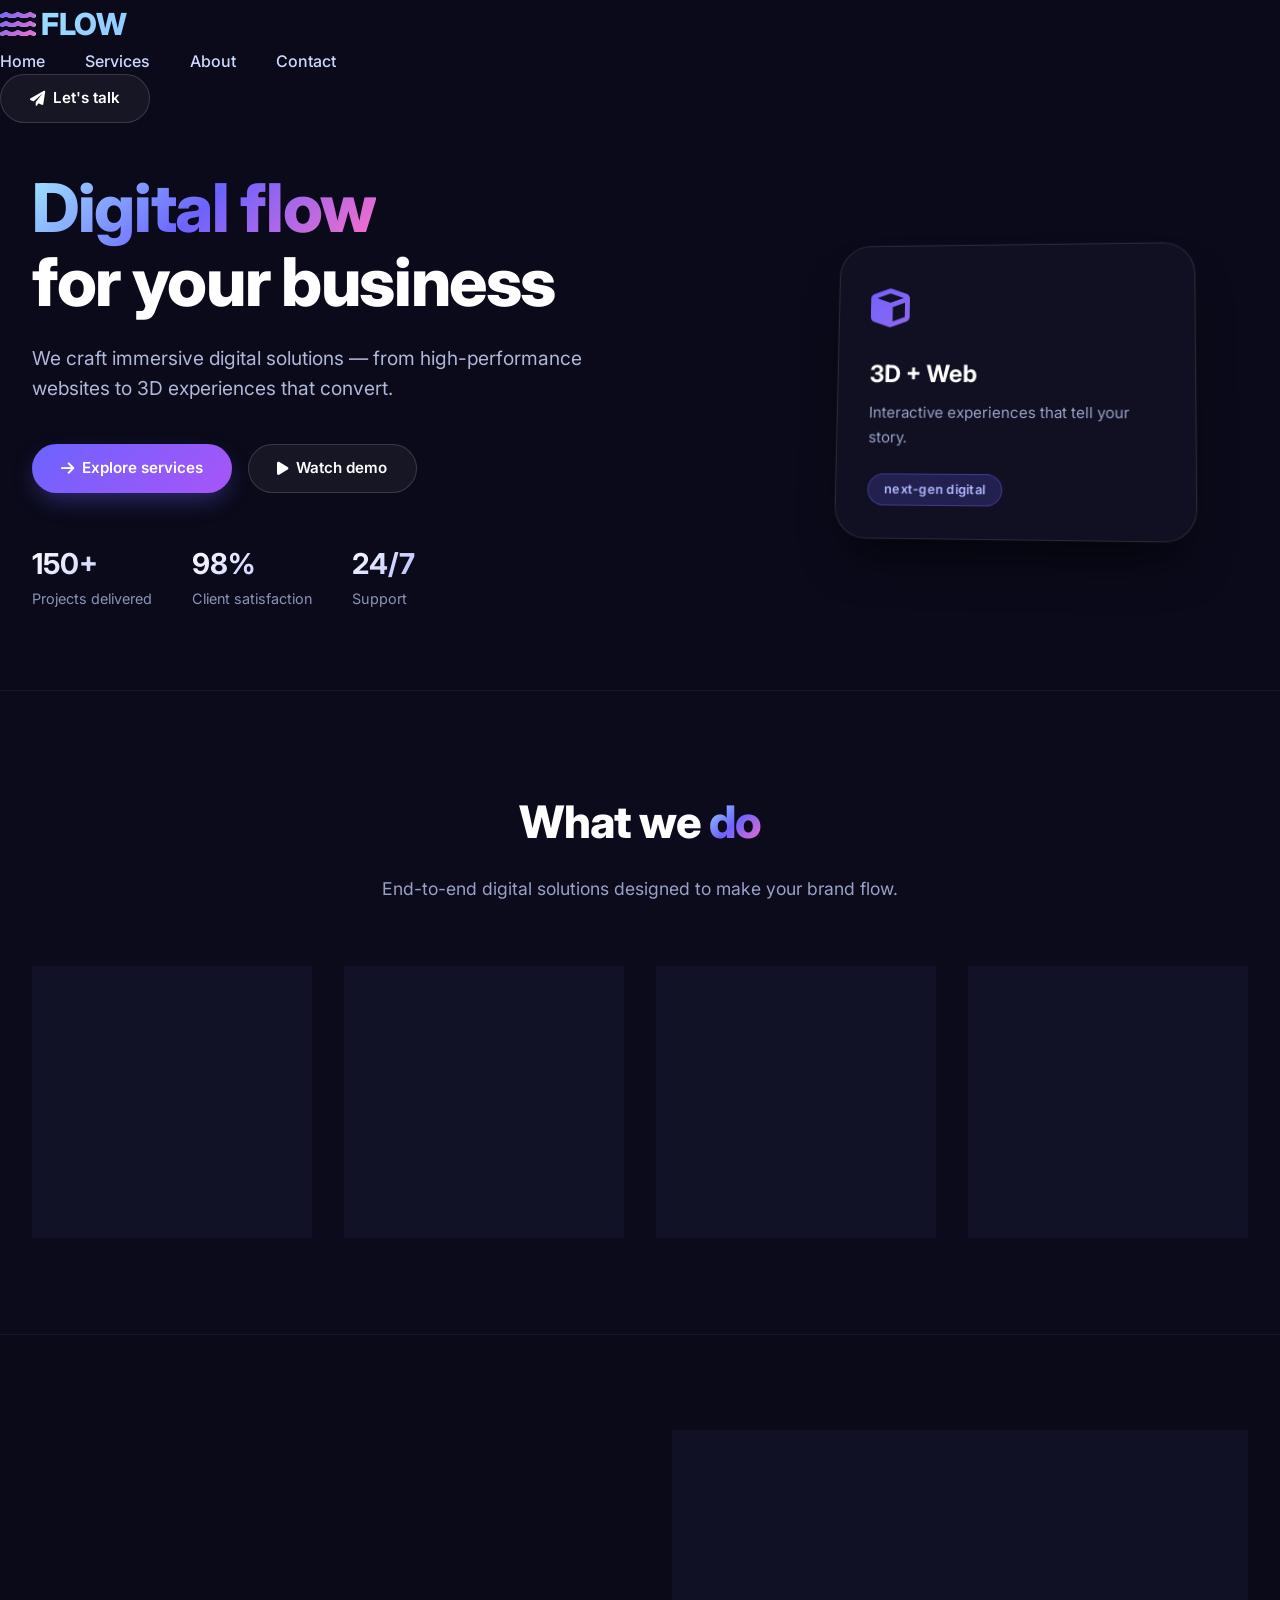
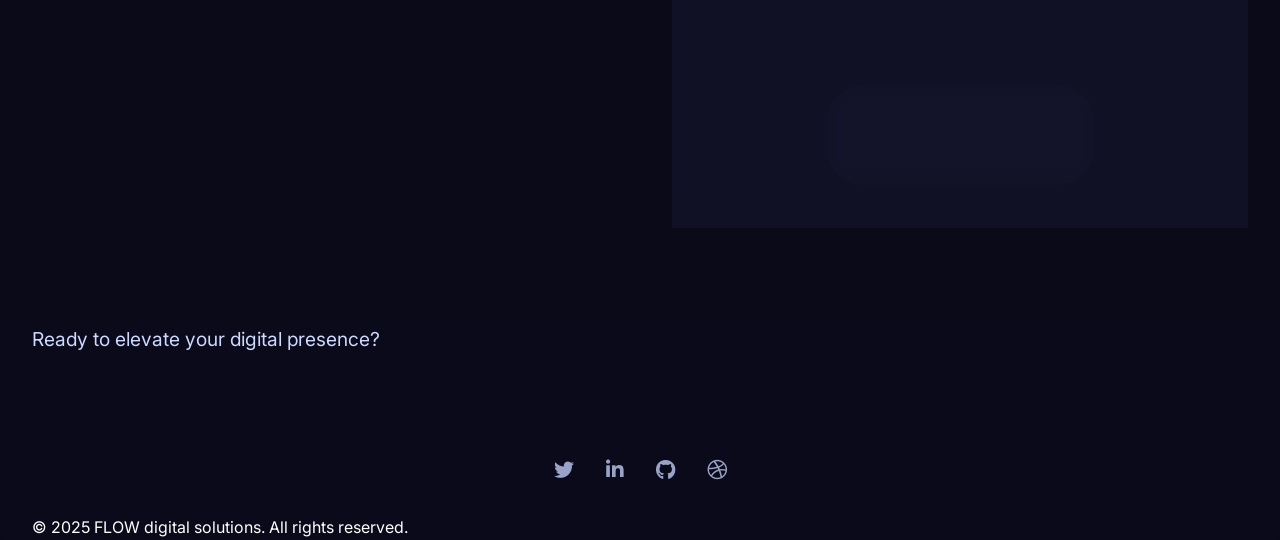
<file: index.html>
<!DOCTYPE html>
<html lang="en">
<head>
  <meta charset="UTF-8" />
  <meta name="viewport" content="width=device-width, initial-scale=1.0" />
  <meta name="description" content="FLOW - Digital solutions agency offering web development, 3D experiences, UI/UX design and digital strategy." />
  <title>FLOW | Digital Solutions</title>

  <!-- Google Fonts -->
  <link rel="preconnect" href="https://fonts.googleapis.com" />
  <link rel="preconnect" href="https://fonts.gstatic.com" crossorigin />
  <link
    href="https://fonts.googleapis.com/css2?family=Inter:opsz,wght@14..32,300;14..32,400;14..32,600;14..32,700;14..32,800&display=swap"
    rel="stylesheet"
  />

  <!-- Font Awesome -->
  <link
    rel="stylesheet"
    href="https://cdnjs.cloudflare.com/ajax/libs/font-awesome/6.0.0-beta3/css/all.min.css"
  />

  <!-- Main stylesheet -->
  <link rel="stylesheet" href="css/style.css" />
</head>
<body>
  <!-- ============================================
       3D CANVAS CONTAINER (rendered by three-scene.js)
       ============================================ -->
  <div id="canvas-container"></div>

  <!-- ============================================
       MAIN CONTENT OVERLAY
       ============================================ -->
  <div class="content">

    <!-- ================= NAVIGATION ================= -->
    <nav>
      <div class="logo">
        <i class="fas fa-water"></i> FLOW
      </div>
      <div class="nav-links">
        <a href="#home">Home</a>
        <a href="#services">Services</a>
        <a href="#about">About</a>
        <a href="#contact">Contact</a>
      </div>
      <a href="#contact" class="btn btn-outline">
        <i class="fas fa-paper-plane"></i> Let's talk
      </a>
    </nav>

    <!-- ================= HERO / HOME ================= -->
    <section id="home" class="hero">
      <div class="container hero-content">
        <div class="hero-text">
          <h1>
            <span class="gradient-text">Digital flow</span><br />
            for your business
          </h1>
          <p>
            We craft immersive digital solutions — from high-performance
            websites to 3D experiences that convert.
          </p>
          <div class="hero-cta">
            <a href="#services" class="btn btn-primary">
              <i class="fas fa-arrow-right"></i> Explore services
            </a>
            <a href="#contact" class="btn btn-outline">
              <i class="fas fa-play"></i> Watch demo
            </a>
          </div>
          <div class="hero-stats">
            <div class="stat">
              <h3>150+</h3>
              <p>Projects delivered</p>
            </div>
            <div class="stat">
              <h3>98%</h3>
              <p>Client satisfaction</p>
            </div>
            <div class="stat">
              <h3>24/7</h3>
              <p>Support</p>
            </div>
          </div>
        </div>

        <div class="hero-visual">
          <div class="glow-card">
            <div class="card-icon"><i class="fas fa-cube"></i></div>
            <h3>3D + Web</h3>
            <p>Interactive experiences that tell your story.</p>
            <span class="pill">next-gen digital</span>
          </div>
        </div>
      </div>
    </section>

    <!-- ================= SERVICES ================= -->
    <section id="services" class="services">
      <div class="container">
        <h2 class="section-title">
          What we <span class="gradient-text">do</span>
        </h2>
        <p class="section-subtitle">
          End-to-end digital solutions designed to make your brand flow.
        </p>

        <div class="services-grid">
          <div class="service-card">
            <div class="service-icon"><i class="fas fa-code"></i></div>
            <h3>Web Development</h3>
            <p>
              Modern, fast and scalable websites built with React, TypeScript
              and Next.js.
            </p>
          </div>
          <div class="service-card">
            <div class="service-icon"><i class="fas fa-cubes"></i></div>
            <h3>3D &amp; WebGL</h3>
            <p>
              Immersive 3D visuals, product configurators and interactive
              storytelling.
            </p>
          </div>
          <div class="service-card">
            <div class="service-icon"><i class="fas fa-mobile-alt"></i></div>
            <h3>UI/UX Design</h3>
            <p>
              Human-centered interfaces that drive engagement and conversions.
            </p>
          </div>
          <div class="service-card">
            <div class="service-icon"><i class="fas fa-chart-line"></i></div>
            <h3>Digital Strategy</h3>
            <p>
              Data-driven roadmaps to elevate your digital presence and ROI.
            </p>
          </div>
        </div>
      </div>
    </section>

    <!-- ================= ABOUT ================= -->
    <section id="about" class="about">
      <div class="container about-grid">
        <div class="about-text">
          <h2>
            We are <span class="gradient-text">FLOW</span>
          </h2>
          <p>
            Born from a passion for technology and design, we help brands
            navigate the digital landscape with confidence. Our team blends
            engineering precision with creative flair.
          </p>
          <ul class="feature-list">
            <li><i class="fas fa-check-circle"></i> 10+ years of combined experience</li>
            <li><i class="fas fa-check-circle"></i> TypeScript, Three.js &amp; modern stacks</li>
            <li><i class="fas fa-check-circle"></i> Agile and transparent process</li>
            <li><i class="fas fa-check-circle"></i> Global clients, local feel</li>
          </ul>
        </div>

        <div class="about-visual">
          <i class="fas fa-infinity"></i>
          <h3>Let's flow together</h3>
          <p style="color: #b0b8d9">Your vision, our craft.</p>
          <a href="#contact" class="btn btn-primary" style="margin-top: 2rem">
            <i class="fas fa-handshake"></i> Start a project
          </a>
        </div>
      </div>
    </section>

    <!-- ================= FOOTER / CONTACT ================= -->
    <footer id="contact">
      <div class="container">
        <p style="margin-bottom: 1.5rem; font-size: 1.2rem; color: #cdd9ff">
          Ready to elevate your digital presence?
        </p>
        <a href="mailto:hello@flow.digital" class="btn btn-primary" style="margin-bottom: 2rem">
          <i class="fas fa-envelope"></i> hello@flow.digital
        </a>
        <div style="display: flex; justify-content: center; gap: 2rem; margin-bottom: 2rem">
          <a href="#" style="color: #9aa3c7"><i class="fab fa-twitter fa-lg"></i></a>
          <a href="#" style="color: #9aa3c7"><i class="fab fa-linkedin-in fa-lg"></i></a>
          <a href="#" style="color: #9aa3c7"><i class="fab fa-github fa-lg"></i></a>
          <a href="#" style="color: #9aa3c7"><i class="fab fa-dribbble fa-lg"></i></a>
        </div>
        <p>© 2025 FLOW digital solutions. All rights reserved.</p>
      </div>
    </footer>
  </div>

  <!-- ============================================
       IMPORT MAP FOR THREE.JS (ES Module)
       ============================================ -->
  <script type="importmap">
    {
      "imports": {
        "three": "https://unpkg.com/three@0.128.0/build/three.module.js"
      }
    }
  </script>

  <!-- Main entry point (ES Module) -->
  <script type="module" src="js/main.js"></script>
</body>
</html>
</file>
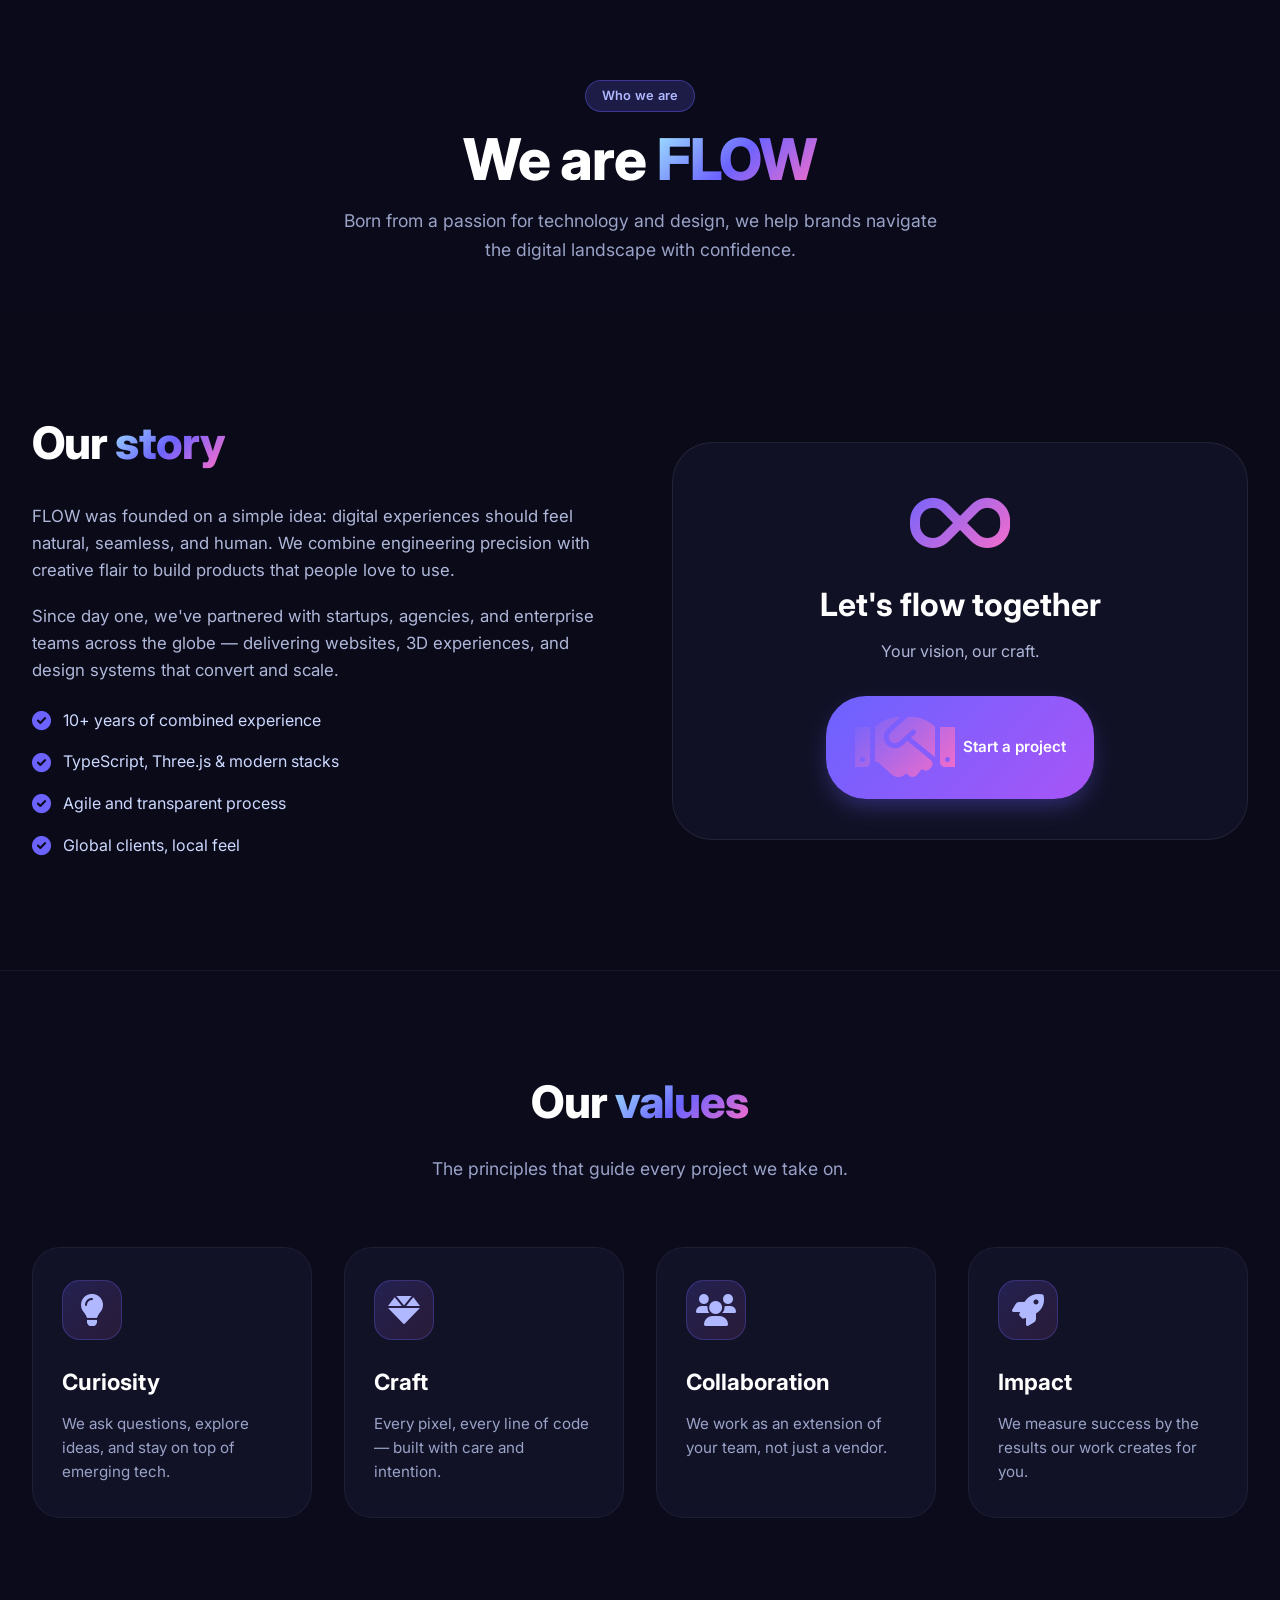
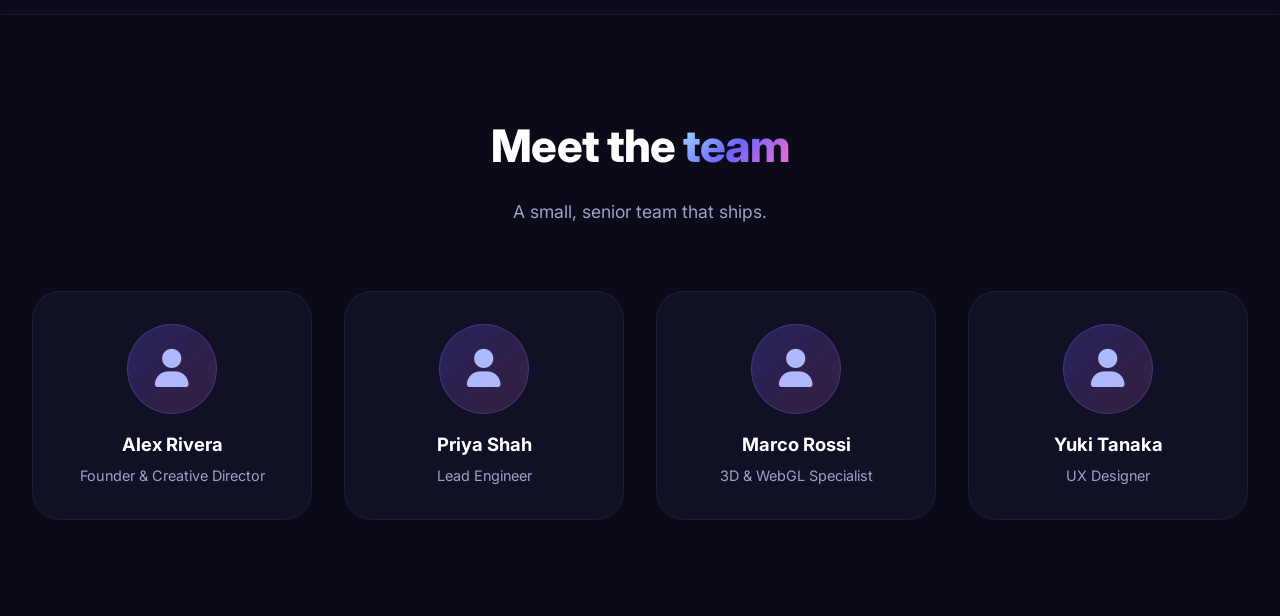
<file: about.html>
<!DOCTYPE html>
<html lang="en">
<head>
  <meta charset="UTF-8" />
  <meta name="viewport" content="width=device-width, initial-scale=1.0" />
  <meta name="description" content="About FLOW — a digital agency blending engineering precision with creative flair." />
  <title>About | FLOW</title>

  <link rel="preconnect" href="https://fonts.googleapis.com" />
  <link rel="preconnect" href="https://fonts.gstatic.com" crossorigin />
  <link href="https://fonts.googleapis.com/css2?family=Inter:opsz,wght@14..32,300;14..32,400;14..32,600;14..32,700;14..32,800&display=swap" rel="stylesheet" />
  <link rel="stylesheet" href="https://cdnjs.cloudflare.com/ajax/libs/font-awesome/6.0.0-beta3/css/all.min.css" />
  <link rel="stylesheet" href="css/style.css" />
</head>
<body>
  <div id="canvas-container"></div>

  <div class="content">

    <!-- HEADER -->
    <div data-include="header"></div>

    <!-- ============ PAGE HEADER ============ -->
    <section class="page-header">
      <div class="container">
        <span class="pill">Who we are</span>
        <h1 class="page-title">
          We are <span class="gradient-text">FLOW</span>
        </h1>
        <p class="page-subtitle">
          Born from a passion for technology and design, we help brands
          navigate the digital landscape with confidence.
        </p>
      </div>
    </section>

    <!-- ============ MISSION / STORY ============ -->
    <section class="about">
      <div class="container about-grid">
        <div class="about-text">
          <h2>Our <span class="gradient-text">story</span></h2>
          <p>
            FLOW was founded on a simple idea: digital experiences should feel
            natural, seamless, and human. We combine engineering precision with
            creative flair to build products that people love to use.
          </p>
          <p>
            Since day one, we've partnered with startups, agencies, and
            enterprise teams across the globe — delivering websites, 3D
            experiences, and design systems that convert and scale.
          </p>
          <ul class="feature-list">
            <li><i class="fas fa-check-circle"></i> 10+ years of combined experience</li>
            <li><i class="fas fa-check-circle"></i> TypeScript, Three.js &amp; modern stacks</li>
            <li><i class="fas fa-check-circle"></i> Agile and transparent process</li>
            <li><i class="fas fa-check-circle"></i> Global clients, local feel</li>
          </ul>
        </div>

        <div class="about-visual">
          <i class="fas fa-infinity"></i>
          <h3>Let's flow together</h3>
          <p style="color:#b0b8d9;">Your vision, our craft.</p>
          <a href="contact.html" class="btn btn-primary" style="margin-top:2rem;">
            <i class="fas fa-handshake"></i> Start a project
          </a>
        </div>
      </div>
    </section>

    <!-- ============ VALUES ============ -->
    <section class="services">
      <div class="container">
        <h2 class="section-title">Our <span class="gradient-text">values</span></h2>
        <p class="section-subtitle">The principles that guide every project we take on.</p>

        <div class="services-grid">
          <div class="service-card">
            <div class="service-icon"><i class="fas fa-lightbulb"></i></div>
            <h3>Curiosity</h3>
            <p>We ask questions, explore ideas, and stay on top of emerging tech.</p>
          </div>
          <div class="service-card">
            <div class="service-icon"><i class="fas fa-gem"></i></div>
            <h3>Craft</h3>
            <p>Every pixel, every line of code — built with care and intention.</p>
          </div>
          <div class="service-card">
            <div class="service-icon"><i class="fas fa-users"></i></div>
            <h3>Collaboration</h3>
            <p>We work as an extension of your team, not just a vendor.</p>
          </div>
          <div class="service-card">
            <div class="service-icon"><i class="fas fa-rocket"></i></div>
            <h3>Impact</h3>
            <p>We measure success by the results our work creates for you.</p>
          </div>
        </div>
      </div>
    </section>

    <!-- ============ TEAM ============ -->
    <section class="about">
      <div class="container">
        <h2 class="section-title">Meet the <span class="gradient-text">team</span></h2>
        <p class="section-subtitle">A small, senior team that ships.</p>

        <div class="team-grid">
          <div class="team-card">
            <div class="team-avatar"><i class="fas fa-user"></i></div>
            <h3>Alex Rivera</h3>
            <p class="team-role">Founder &amp; Creative Director</p>
          </div>
          <div class="team-card">
            <div class="team-avatar"><i class="fas fa-user"></i></div>
            <h3>Priya Shah</h3>
            <p class="team-role">Lead Engineer</p>
          </div>
          <div class="team-card">
            <div class="team-avatar"><i class="fas fa-user"></i></div>
            <h3>Marco Rossi</h3>
            <p class="team-role">3D &amp; WebGL Specialist</p>
          </div>
          <div class="team-card">
            <div class="team-avatar"><i class="fas fa-user"></i></div>
            <h3>Yuki Tanaka</h3>
            <p class="team-role">UX Designer</p>
          </div>
        </div>
      </div>
    </section>

    <!-- FOOTER -->
    <div data-include="footer"></div>
  </div>

  <script type="importmap">
    {
      "imports": {
        "three": "https://unpkg.com/three@0.128.0/build/three.module.js"
      }
    }
  </script>
  <script type="module" src="js/main.js"></script>
</body>
</html>
</file>
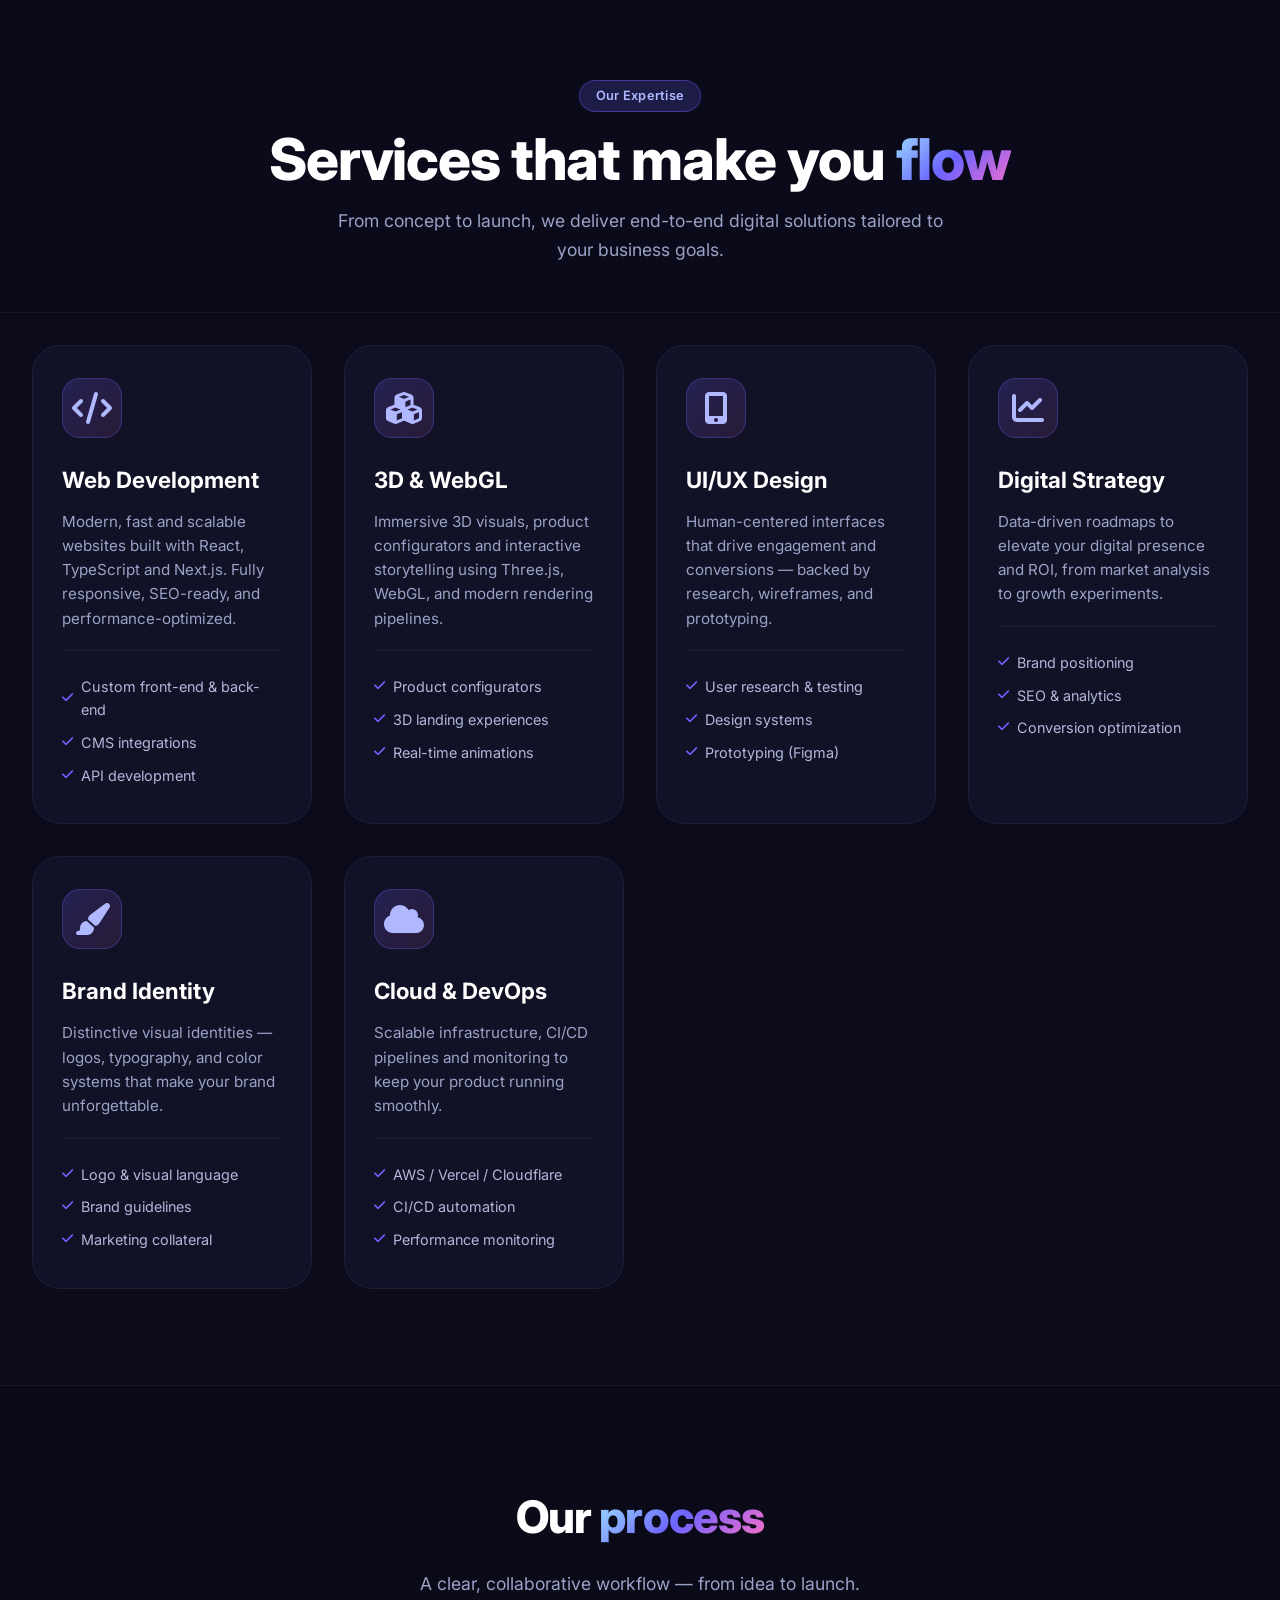
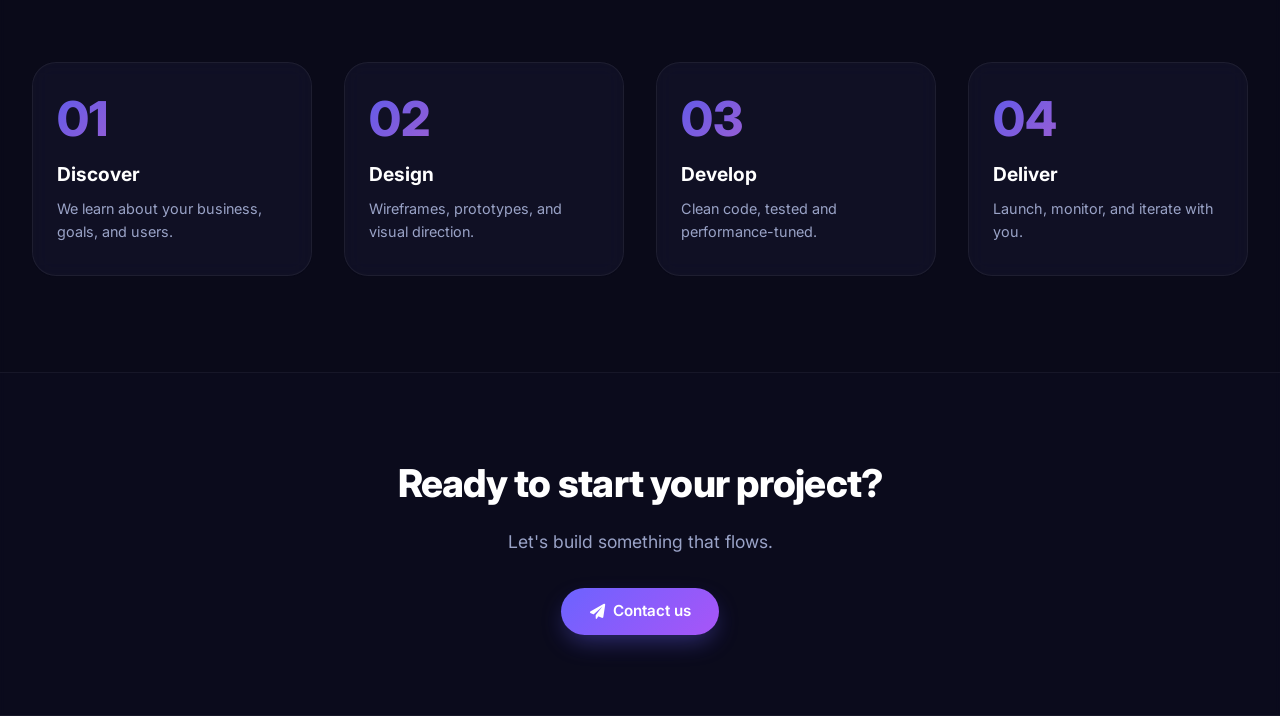
<file: services.html>
<!DOCTYPE html>
<html lang="en">
<head>
  <meta charset="UTF-8" />
  <meta name="viewport" content="width=device-width, initial-scale=1.0" />
  <meta name="description" content="FLOW services — web development, 3D & WebGL, UI/UX design, and digital strategy." />
  <title>Services | FLOW</title>

  <link rel="preconnect" href="https://fonts.googleapis.com" />
  <link rel="preconnect" href="https://fonts.gstatic.com" crossorigin />
  <link href="https://fonts.googleapis.com/css2?family=Inter:opsz,wght@14..32,300;14..32,400;14..32,600;14..32,700;14..32,800&display=swap" rel="stylesheet" />
  <link rel="stylesheet" href="https://cdnjs.cloudflare.com/ajax/libs/font-awesome/6.0.0-beta3/css/all.min.css" />
  <link rel="stylesheet" href="css/style.css" />
</head>
<body>
  <div id="canvas-container"></div>

  <div class="content">

    <!-- HEADER -->
    <div data-include="header"></div>

    <!-- ============ PAGE HEADER ============ -->
    <section class="page-header">
      <div class="container">
        <span class="pill">Our Expertise</span>
        <h1 class="page-title">
          Services that make you <span class="gradient-text">flow</span>
        </h1>
        <p class="page-subtitle">
          From concept to launch, we deliver end-to-end digital solutions
          tailored to your business goals.
        </p>
      </div>
    </section>

    <!-- ============ SERVICES GRID ============ -->
    <section class="services" style="padding-top: 2rem;">
      <div class="container">
        <div class="services-grid">
          <div class="service-card">
            <div class="service-icon"><i class="fas fa-code"></i></div>
            <h3>Web Development</h3>
            <p>Modern, fast and scalable websites built with React, TypeScript and Next.js. Fully responsive, SEO-ready, and performance-optimized.</p>
            <ul class="service-features">
              <li><i class="fas fa-check"></i> Custom front-end &amp; back-end</li>
              <li><i class="fas fa-check"></i> CMS integrations</li>
              <li><i class="fas fa-check"></i> API development</li>
            </ul>
          </div>

          <div class="service-card">
            <div class="service-icon"><i class="fas fa-cubes"></i></div>
            <h3>3D &amp; WebGL</h3>
            <p>Immersive 3D visuals, product configurators and interactive storytelling using Three.js, WebGL, and modern rendering pipelines.</p>
            <ul class="service-features">
              <li><i class="fas fa-check"></i> Product configurators</li>
              <li><i class="fas fa-check"></i> 3D landing experiences</li>
              <li><i class="fas fa-check"></i> Real-time animations</li>
            </ul>
          </div>

          <div class="service-card">
            <div class="service-icon"><i class="fas fa-mobile-alt"></i></div>
            <h3>UI/UX Design</h3>
            <p>Human-centered interfaces that drive engagement and conversions — backed by research, wireframes, and prototyping.</p>
            <ul class="service-features">
              <li><i class="fas fa-check"></i> User research &amp; testing</li>
              <li><i class="fas fa-check"></i> Design systems</li>
              <li><i class="fas fa-check"></i> Prototyping (Figma)</li>
            </ul>
          </div>

          <div class="service-card">
            <div class="service-icon"><i class="fas fa-chart-line"></i></div>
            <h3>Digital Strategy</h3>
            <p>Data-driven roadmaps to elevate your digital presence and ROI, from market analysis to growth experiments.</p>
            <ul class="service-features">
              <li><i class="fas fa-check"></i> Brand positioning</li>
              <li><i class="fas fa-check"></i> SEO &amp; analytics</li>
              <li><i class="fas fa-check"></i> Conversion optimization</li>
            </ul>
          </div>

          <div class="service-card">
            <div class="service-icon"><i class="fas fa-paint-brush"></i></div>
            <h3>Brand Identity</h3>
            <p>Distinctive visual identities — logos, typography, and color systems that make your brand unforgettable.</p>
            <ul class="service-features">
              <li><i class="fas fa-check"></i> Logo &amp; visual language</li>
              <li><i class="fas fa-check"></i> Brand guidelines</li>
              <li><i class="fas fa-check"></i> Marketing collateral</li>
            </ul>
          </div>

          <div class="service-card">
            <div class="service-icon"><i class="fas fa-cloud"></i></div>
            <h3>Cloud &amp; DevOps</h3>
            <p>Scalable infrastructure, CI/CD pipelines and monitoring to keep your product running smoothly.</p>
            <ul class="service-features">
              <li><i class="fas fa-check"></i> AWS / Vercel / Cloudflare</li>
              <li><i class="fas fa-check"></i> CI/CD automation</li>
              <li><i class="fas fa-check"></i> Performance monitoring</li>
            </ul>
          </div>
        </div>
      </div>
    </section>

    <!-- ============ PROCESS SECTION ============ -->
    <section class="about">
      <div class="container">
        <h2 class="section-title">Our <span class="gradient-text">process</span></h2>
        <p class="section-subtitle">A clear, collaborative workflow — from idea to launch.</p>

        <div class="process-grid">
          <div class="process-step">
            <div class="process-number">01</div>
            <h3>Discover</h3>
            <p>We learn about your business, goals, and users.</p>
          </div>
          <div class="process-step">
            <div class="process-number">02</div>
            <h3>Design</h3>
            <p>Wireframes, prototypes, and visual direction.</p>
          </div>
          <div class="process-step">
            <div class="process-number">03</div>
            <h3>Develop</h3>
            <p>Clean code, tested and performance-tuned.</p>
          </div>
          <div class="process-step">
            <div class="process-number">04</div>
            <h3>Deliver</h3>
            <p>Launch, monitor, and iterate with you.</p>
          </div>
        </div>
      </div>
    </section>

    <!-- ============ CTA BANNER ============ -->
    <section class="cta-banner">
      <div class="container">
        <h2>Ready to start your project?</h2>
        <p>Let's build something that flows.</p>
        <a href="contact.html" class="btn btn-primary">
          <i class="fas fa-paper-plane"></i> Contact us
        </a>
      </div>
    </section>

    <!-- FOOTER -->
    <div data-include="footer"></div>
  </div>

  <script type="importmap">
    {
      "imports": {
        "three": "https://unpkg.com/three@0.128.0/build/three.module.js"
      }
    }
  </script>
  <script type="module" src="js/main.js"></script>
</body>
</html>
</file>
<file: css/style.css>
/* ============================================================
   FLOW — Digital Solutions
   Shared Stylesheet
   ============================================================ */

/* ---------- Reset & Base ---------- */
* { margin: 0; padding: 0; box-sizing: border-box; }

body {
  font-family: 'Inter', sans-serif;
  background-color: #0a0a1a;
  color: #fff;
  overflow-x: hidden;
  line-height: 1.6;
}

a { color: inherit; }

/* ---------- 3D Canvas Background ---------- */
#canvas-container {
  position: fixed;
  inset: 0;
  width: 100vw;
  height: 100vh;
  z-index: 0;
  pointer-events: none;
}

/* ---------- Content Overlay ---------- */
.content {
  position: relative;
  z-index: 10;
  min-height: 100vh;
  display: flex;
  flex-direction: column;
  backdrop-filter: blur(2px);
  pointer-events: none;
}

.content a,
.content button,
.content .card,
.content nav,
.content .btn,
.content .service-card,
.content .glow-card,
.content form,
.content input,
.content textarea,
.content select {
  pointer-events: auto;
}

/* ---------- Container ---------- */
.container {
  max-width: 1280px;
  margin: 0 auto;
  padding: 0 2rem;
  width: 100%;
}

/* ---------- Header (injected) ---------- */
.site-header {
  display: flex;
  justify-content: space-between;
  align-items: center;
  padding: 1.5rem 2rem;
  max-width: 1400px;
  margin: 0 auto 1rem;
  width: 100%;
  background: rgba(10, 10, 26, 0.55);
  backdrop-filter: blur(12px);
  border-bottom: 1px solid rgba(255, 255, 255, 0.05);
  border-radius: 0 0 24px 24px;
  pointer-events: auto;
  position: relative;
  z-index: 20;
}

.logo {
  font-size: 1.9rem;
  font-weight: 800;
  letter-spacing: -0.02em;
  background: linear-gradient(135deg, #a0e9ff, #6c63ff, #ff6ec7);
  -webkit-background-clip: text;
  background-clip: text;
  color: transparent;
  display: flex;
  align-items: center;
  gap: 6px;
  text-decoration: none;
}

.logo i {
  font-size: 2rem;
  background: linear-gradient(135deg, #6c63ff, #ff6ec7);
  -webkit-background-clip: text;
  background-clip: text;
  color: transparent;
}

.nav-links {
  display: flex;
  gap: 2.5rem;
  align-items: center;
}

.nav-links a {
  color: #cdd9ff;
  text-decoration: none;
  font-weight: 500;
  font-size: 1rem;
  transition: color 0.2s, transform 0.2s;
  position: relative;
}

.nav-links a:hover { color: #fff; transform: translateY(-2px); }

.nav-links a::after {
  content: '';
  position: absolute;
  bottom: -6px; left: 0;
  width: 0; height: 2px;
  background: linear-gradient(90deg, #6c63ff, #ff6ec7);
  transition: width 0.3s;
}

.nav-links a:hover::after,
.nav-links a.active::after { width: 100%; }

.nav-links a.active { color: #fff; }

/* ---------- Buttons ---------- */
.btn {
  padding: 0.7rem 1.8rem;
  border-radius: 40px;
  font-weight: 600;
  font-size: 0.95rem;
  cursor: pointer;
  transition: all 0.3s ease;
  background: rgba(255, 255, 255, 0.05);
  backdrop-filter: blur(10px);
  border: 1px solid rgba(255, 255, 255, 0.15);
  color: #fff;
  text-decoration: none;
  display: inline-flex;
  align-items: center;
  gap: 8px;
}

.btn-primary {
  background: linear-gradient(135deg, #6c63ff, #a855f7);
  border: none;
  box-shadow: 0 10px 25px -5px rgba(108, 99, 255, 0.4);
}

.btn-primary:hover {
  transform: translateY(-3px) scale(1.02);
  box-shadow: 0 20px 35px -5px rgba(108, 99, 255, 0.6);
}

.btn-outline:hover {
  background: rgba(255, 255, 255, 0.1);
  border-color: rgba(255, 255, 255, 0.3);
}

/* ---------- Hero (Home) ---------- */
.hero {
  flex: 1;
  display: flex;
  align-items: center;
  padding: 3rem 0 5rem;
}

.hero-content {
  display: grid;
  grid-template-columns: 1.2fr 0.8fr;
  gap: 3rem;
  align-items: center;
}

.hero-text h1 {
  font-size: 4.2rem;
  font-weight: 800;
  line-height: 1.1;
  letter-spacing: -0.02em;
  margin-bottom: 1.5rem;
}

.gradient-text {
  background: linear-gradient(135deg, #a0e9ff, #6c63ff, #ff6ec7);
  -webkit-background-clip: text;
  background-clip: text;
  color: transparent;
}

.hero-text p {
  font-size: 1.2rem;
  color: #b0b8d9;
  max-width: 550px;
  margin-bottom: 2.5rem;
}

.hero-cta { display: flex; gap: 1rem; flex-wrap: wrap; }

.hero-stats { display: flex; gap: 2.5rem; margin-top: 3rem; }

.stat h3 {
  font-size: 1.8rem;
  font-weight: 700;
  background: linear-gradient(135deg, #fff, #b0b8ff);
  -webkit-background-clip: text;
  background-clip: text;
  color: transparent;
}

.stat p { font-size: 0.9rem; color: #8a94b8; margin-bottom: 0; }

/* ---------- Floating Card ---------- */
.hero-visual {
  position: relative;
  display: flex;
  justify-content: center;
  align-items: center;
}

.glow-card {
  width: 100%;
  max-width: 360px;
  background: rgba(20, 20, 40, 0.6);
  backdrop-filter: blur(15px);
  border-radius: 32px;
  padding: 2rem;
  border: 1px solid rgba(255, 255, 255, 0.1);
  box-shadow: 0 30px 50px -20px rgba(0, 0, 0, 0.7),
              0 0 0 1px rgba(255, 255, 255, 0.03);
  transform: perspective(1000px) rotateY(-5deg) rotateX(5deg);
  transition: transform 0.4s ease;
}

.glow-card:hover {
  transform: perspective(1000px) rotateY(0) rotateX(0);
}

.glow-card .card-icon {
  font-size: 2.5rem;
  background: linear-gradient(135deg, #6c63ff, #ff6ec7);
  -webkit-background-clip: text;
  background-clip: text;
  color: transparent;
  margin-bottom: 1rem;
}

.glow-card h3 { font-size: 1.5rem; font-weight: 700; margin-bottom: 0.5rem; }
.glow-card p { color: #9aa3c7; font-size: 0.95rem; margin-bottom: 1.5rem; }

.pill {
  display: inline-block;
  padding: 0.3rem 1rem;
  border-radius: 40px;
  background: rgba(108, 99, 255, 0.2);
  border: 1px solid rgba(108, 99, 255, 0.4);
  color: #b0b8ff;
  font-size: 0.8rem;
  font-weight: 600;
  letter-spacing: 0.02em;
}

/* ---------- Page Headers (sub-pages) ---------- */
.page-header {
  padding: 5rem 0 3rem;
  text-align: center;
}

.page-title {
  font-size: 3.6rem;
  font-weight: 800;
  letter-spacing: -0.02em;
  margin: 1rem 0 1rem;
  line-height: 1.1;
}

.page-subtitle {
  color: #9aa3c7;
  max-width: 620px;
  margin: 0 auto;
  font-size: 1.1rem;
}

/* ---------- Sections ---------- */
.services {
  background: rgba(12, 12, 30, 0.7);
  backdrop-filter: blur(8px);
  padding: 6rem 0;
  border-top: 1px solid rgba(255, 255, 255, 0.05);
  border-bottom: 1px solid rgba(255, 255, 255, 0.05);
  pointer-events: auto;
}

.section-title {
  font-size: 2.8rem;
  font-weight: 800;
  text-align: center;
  margin-bottom: 1rem;
  letter-spacing: -0.02em;
}

.section-subtitle {
  text-align: center;
  color: #9aa3c7;
  max-width: 600px;
  margin: 0 auto 4rem;
  font-size: 1.1rem;
}

/* ---------- Services Grid ---------- */
.services-grid {
  display: grid;
  grid-template-columns: repeat(auto-fit, minmax(280px, 1fr));
  gap: 2rem;
}

.service-card {
  background: rgba(22, 22, 45, 0.7);
  backdrop-filter: blur(12px);
  border-radius: 28px;
  padding: 2rem 1.8rem;
  border: 1px solid rgba(255, 255, 255, 0.06);
  transition: all 0.35s ease;
  pointer-events: auto;
}

.service-card:hover {
  transform: translateY(-10px);
  border-color: rgba(108, 99, 255, 0.4);
  box-shadow: 0 25px 40px -15px rgba(108, 99, 255, 0.3);
  background: rgba(30, 30, 60, 0.8);
}

.service-icon {
  width: 60px;
  height: 60px;
  border-radius: 18px;
  background: linear-gradient(135deg, rgba(108, 99, 255, 0.2), rgba(255, 110, 199, 0.1));
  display: flex;
  align-items: center;
  justify-content: center;
  font-size: 2rem;
  margin-bottom: 1.5rem;
  color: #b0b8ff;
  border: 1px solid rgba(108, 99, 255, 0.3);
}

.service-card h3 { font-size: 1.4rem; font-weight: 700; margin-bottom: 0.75rem; }
.service-card p { color: #9aa3c7; font-size: 0.95rem; }

.service-features {
  list-style: none;
  margin-top: 1.2rem;
  padding-top: 1.2rem;
  border-top: 1px solid rgba(255, 255, 255, 0.05);
}

.service-features li {
  font-size: 0.9rem;
  color: #b0b8d9;
  padding: 0.3rem 0;
  display: flex;
  align-items: center;
  gap: 8px;
}

.service-features li i { color: #6c63ff; font-size: 0.8rem; }

/* ---------- Process Steps ---------- */
.process-grid {
  display: grid;
  grid-template-columns: repeat(auto-fit, minmax(200px, 1fr));
  gap: 2rem;
}

.process-step {
  background: rgba(22, 22, 45, 0.6);
  backdrop-filter: blur(10px);
  border-radius: 24px;
  padding: 2rem 1.5rem;
  border: 1px solid rgba(255, 255, 255, 0.06);
  position: relative;
  overflow: hidden;
  transition: transform 0.3s ease;
}

.process-step:hover { transform: translateY(-6px); }

.process-number {
  font-size: 3rem;
  font-weight: 800;
  background: linear-gradient(135deg, #6c63ff, #ff6ec7);
  -webkit-background-clip: text;
  background-clip: text;
  color: transparent;
  line-height: 1;
  margin-bottom: 1rem;
  opacity: 0.9;
}

.process-step h3 { font-size: 1.2rem; margin-bottom: 0.5rem; }
.process-step p { color: #9aa3c7; font-size: 0.9rem; }

/* ---------- About Section ---------- */
.about {
  padding: 6rem 0;
  background: rgba(10, 10, 25, 0.6);
  backdrop-filter: blur(8px);
  pointer-events: auto;
}

.about-grid {
  display: grid;
  grid-template-columns: 1fr 1fr;
  gap: 4rem;
  align-items: center;
}

.about-text h2 {
  font-size: 2.8rem;
  font-weight: 800;
  margin-bottom: 1.5rem;
  letter-spacing: -0.02em;
}

.about-text p {
  color: #b0b8d9;
  margin-bottom: 1.2rem;
  font-size: 1.05rem;
}

.feature-list { list-style: none; margin-top: 1.5rem; }

.feature-list li {
  margin-bottom: 1rem;
  display: flex;
  align-items: center;
  gap: 12px;
  color: #cdd9ff;
}

.feature-list i { color: #6c63ff; font-size: 1.2rem; }

.about-visual {
  background: rgba(22, 22, 45, 0.7);
  backdrop-filter: blur(12px);
  border-radius: 40px;
  padding: 2.5rem;
  border: 1px solid rgba(255, 255, 255, 0.08);
  text-align: center;
}

.about-visual i {
  font-size: 5rem;
  background: linear-gradient(135deg, #6c63ff, #ff6ec7);
  -webkit-background-clip: text;
  background-clip: text;
  color: transparent;
}

.about-visual h3 { font-size: 2rem; margin: 1rem 0 0.5rem; }

/* ---------- Team Grid ---------- */
.team-grid {
  display: grid;
  grid-template-columns: repeat(auto-fit, minmax(200px, 1fr));
  gap: 2rem;
}

.team-card {
  background: rgba(22, 22, 45, 0.7);
  backdrop-filter: blur(12px);
  border-radius: 28px;
  padding: 2rem 1.5rem;
  text-align: center;
  border: 1px solid rgba(255, 255, 255, 0.06);
  transition: transform 0.3s ease, border-color 0.3s ease;
}

.team-card:hover {
  transform: translateY(-8px);
  border-color: rgba(108, 99, 255, 0.4);
}

.team-avatar {
  width: 90px;
  height: 90px;
  border-radius: 50%;
  margin: 0 auto 1rem;
  display: flex;
  align-items: center;
  justify-content: center;
  font-size: 2.4rem;
  color: #b0b8ff;
  background: linear-gradient(135deg, rgba(108, 99, 255, 0.25), rgba(255, 110, 199, 0.15));
  border: 1px solid rgba(108, 99, 255, 0.3);
}

.team-card h3 { font-size: 1.15rem; margin-bottom: 0.3rem; }
.team-role { color: #9aa3c7; font-size: 0.9rem; }

/* ---------- Contact Grid ---------- */
.contact-grid {
  display: grid;
  grid-template-columns: 1.1fr 0.9fr;
  gap: 3rem;
  align-items: start;
}

.contact-form {
  background: rgba(22, 22, 45, 0.7);
  backdrop-filter: blur(12px);
  border-radius: 28px;
  padding: 2.5rem;
  border: 1px solid rgba(255, 255, 255, 0.08);
}

.contact-form h2 {
  font-size: 1.6rem;
  margin-bottom: 1.5rem;
}

.form-group { margin-bottom: 1.2rem; }

.form-group label {
  display: block;
  font-size: 0.85rem;
  color: #b0b8d9;
  margin-bottom: 0.4rem;
  font-weight: 500;
}

.form-group input,
.form-group select,
.form-group textarea {
  width: 100%;
  padding: 0.85rem 1rem;
  border-radius: 14px;
  background: rgba(10, 10, 25, 0.7);
  border: 1px solid rgba(255, 255, 255, 0.1);
  color: #fff;
  font-family: inherit;
  font-size: 0.95rem;
  outline: none;
  transition: border-color 0.2s, box-shadow 0.2s;
}

.form-group input:focus,
.form-group select:focus,
.form-group textarea:focus {
  border-color: #6c63ff;
  box-shadow: 0 0 0 3px rgba(108, 99, 255, 0.2);
}

.form-group textarea { resize: vertical; min-height: 120px; }

.contact-info {
  background: rgba(22, 22, 45, 0.7);
  backdrop-filter: blur(12px);
  border-radius: 28px;
  padding: 2.5rem;
  border: 1px solid rgba(255, 255, 255, 0.08);
}

.contact-info h2 { font-size: 1.6rem; margin-bottom: 1.5rem; }

.contact-block {
  display: flex;
  gap: 1rem;
  align-items: flex-start;
  margin-bottom: 1.5rem;
}

.contact-icon {
  width: 44px;
  height: 44px;
  border-radius: 12px;
  background: linear-gradient(135deg, rgba(108, 99, 255, 0.25), rgba(255, 110, 199, 0.15));
  border: 1px solid rgba(108, 99, 255, 0.3);
  display: flex;
  align-items: center;
  justify-content: center;
  color: #b0b8ff;
  flex-shrink: 0;
}

.contact-block h4 { font-size: 0.95rem; margin-bottom: 0.2rem; }
.contact-block a, .contact-block p { color: #9aa3c7; font-size: 0.9rem; text-decoration: none; }
.contact-block a:hover { color: #fff; }

.social-row {
  display: flex;
  gap: 1rem;
  margin-top: 2rem;
  padding-top: 1.5rem;
  border-top: 1px solid rgba(255, 255, 255, 0.06);
}

.social-row a {
  width: 40px;
  height: 40px;
  border-radius: 50%;
  display: flex;
  align-items: center;
  justify-content: center;
  background: rgba(255, 255, 255, 0.05);
  color: #cdd9ff;
  text-decoration: none;
  transition: all 0.2s ease;
  border: 1px solid rgba(255, 255, 255, 0.08);
}

.social-row a:hover {
  background: linear-gradient(135deg, #6c63ff, #a855f7);
  color: #fff;
  transform: translateY(-3px);
}

/* ---------- CTA Banner ---------- */
.cta-banner {
  padding: 5rem 0;
  text-align: center;
  background: rgba(12, 12, 30, 0.7);
  backdrop-filter: blur(8px);
  border-top: 1px solid rgba(255, 255, 255, 0.05);
  border-bottom: 1px solid rgba(255, 255, 255, 0.05);
}

.cta-banner h2 {
  font-size: 2.4rem;
  font-weight: 800;
  margin-bottom: 0.8rem;
  letter-spacing: -0.02em;
}

.cta-banner p { color: #9aa3c7; margin-bottom: 2rem; font-size: 1.1rem; }

/* ---------- Footer (injected) ---------- */
.site-footer {
  padding: 3rem 0;
  text-align: center;
  color: #6a7290;
  border-top: 1px solid rgba(255, 255, 255, 0.05);
  background: rgba(8, 8, 20, 0.85);
  backdrop-filter: blur(8px);
  font-size: 0.9rem;
  pointer-events: auto;
  margin-top: auto;
}

.site-footer .footer-links {
  display: flex;
  justify-content: center;
  gap: 2rem;
  margin-bottom: 1.5rem;
  flex-wrap: wrap;
}

.site-footer .footer-links a {
  color: #9aa3c7;
  text-decoration: none;
  transition: color 0.2s;
  font-size: 0.9rem;
}

.site-footer .footer-links a:hover { color: #fff; }

.site-footer .footer-social {
  display: flex;
  justify-content: center;
  gap: 1.2rem;
  margin-bottom: 1.5rem;
}

.site-footer .footer-social a {
  color: #9aa3c7;
  font-size: 1.1rem;
  transition: color 0.2s, transform 0.2s;
}

.site-footer .footer-social a:hover {
  color: #fff;
  transform: translateY(-2px);
}

/* ---------- Responsive ---------- */
@media (max-width: 1024px) {
  .hero-content { grid-template-columns: 1fr; text-align: center; }
  .hero-text p { margin-left: auto; margin-right: auto; }
  .hero-cta, .hero-stats { justify-content: center; }
  .hero-text h1 { font-size: 3.5rem; }
  .about-grid { grid-template-columns: 1fr; text-align: center; }
  .feature-list li { justify-content: center; }
  .contact-grid { grid-template-columns: 1fr; }
  .page-title { font-size: 2.8rem; }
}

@media (max-width: 768px) {
  .nav-links { display: none; }
  .hero-text h1 { font-size: 2.8rem; }
  .section-title, .about-text h2 { font-size: 2.2rem; }
  .hero-stats { flex-wrap: wrap; gap: 1.5rem; }
  .page-title { font-size: 2.2rem; }
  .cta-banner h2 { font-size: 1.8rem; }
}

/* ---------- Custom Scrollbar ---------- */
::-webkit-scrollbar { width: 8px; }
::-webkit-scrollbar-track { background: #0a0a1a; }
::-webkit-scrollbar-thumb { background: #2d2d5e; border-radius: 10px; }
::-webkit-scrollbar-thumb:hover { background: #6c63ff; }
</file>
